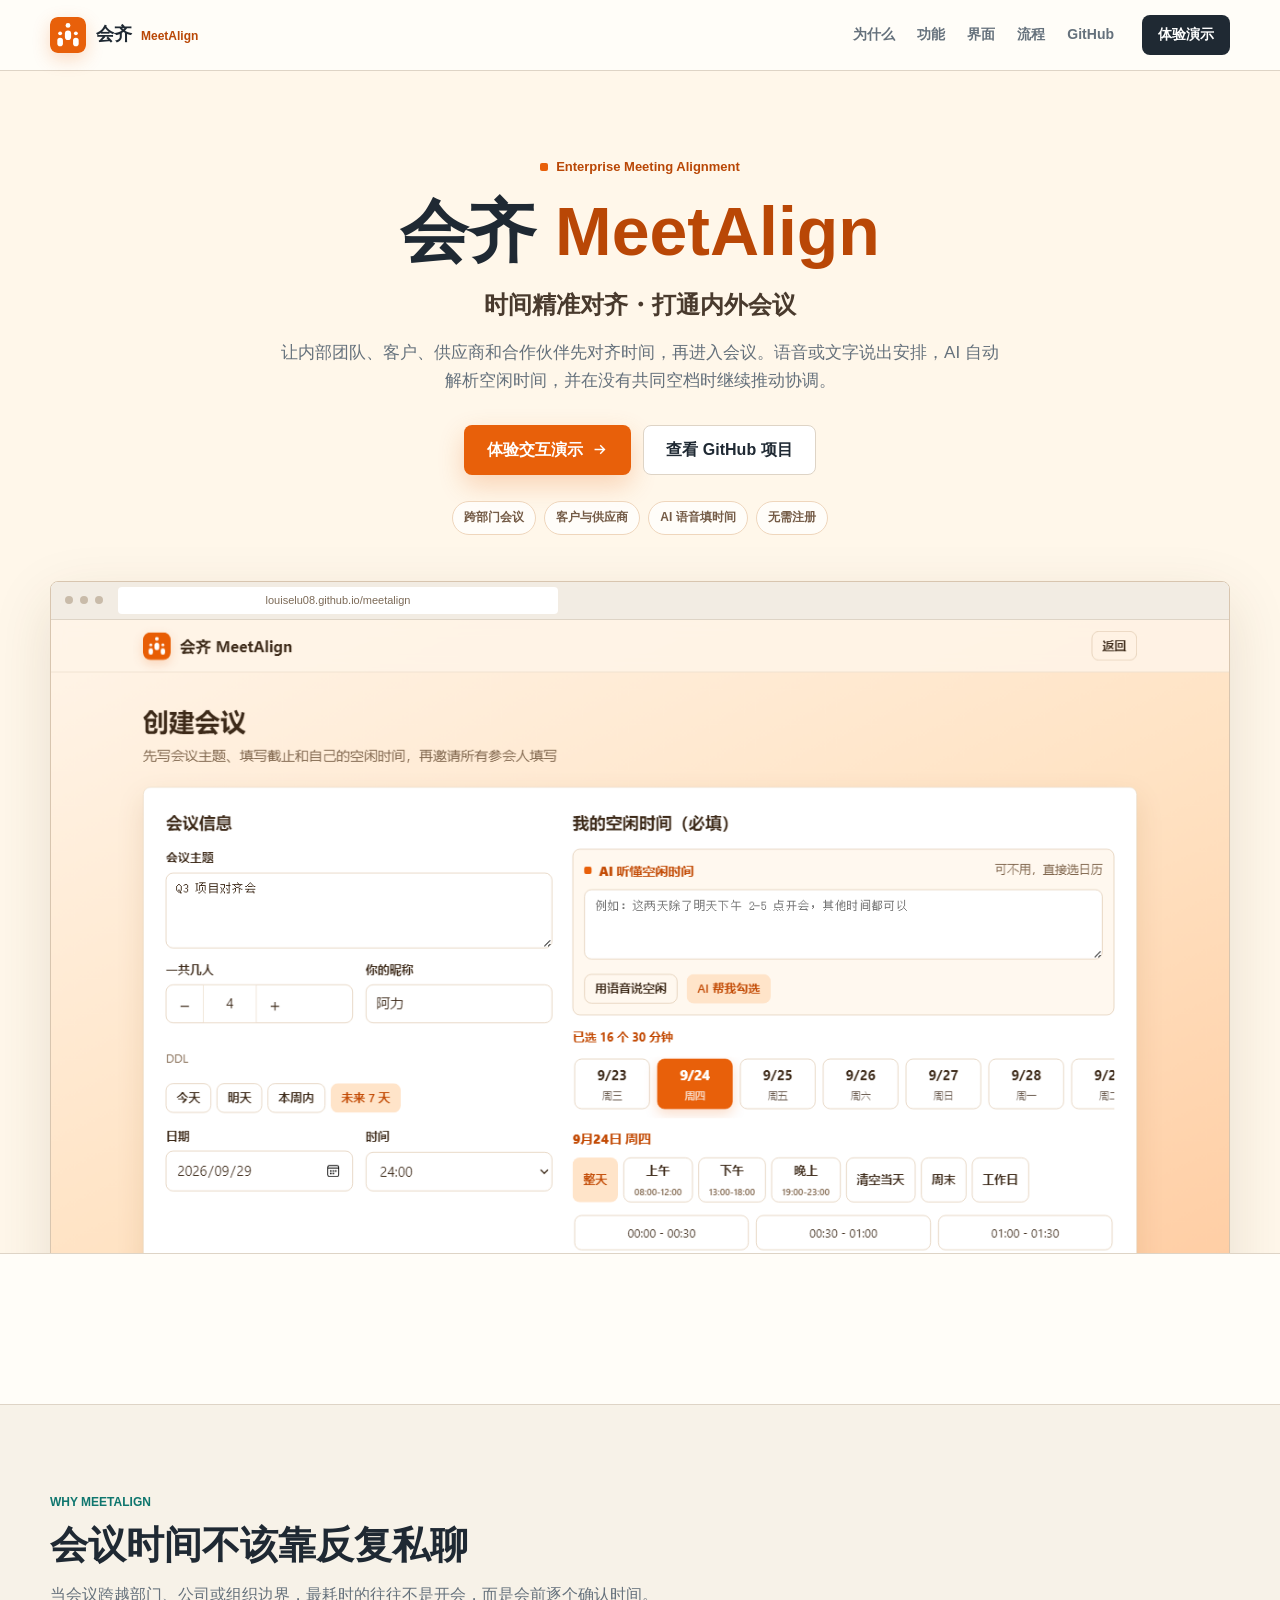
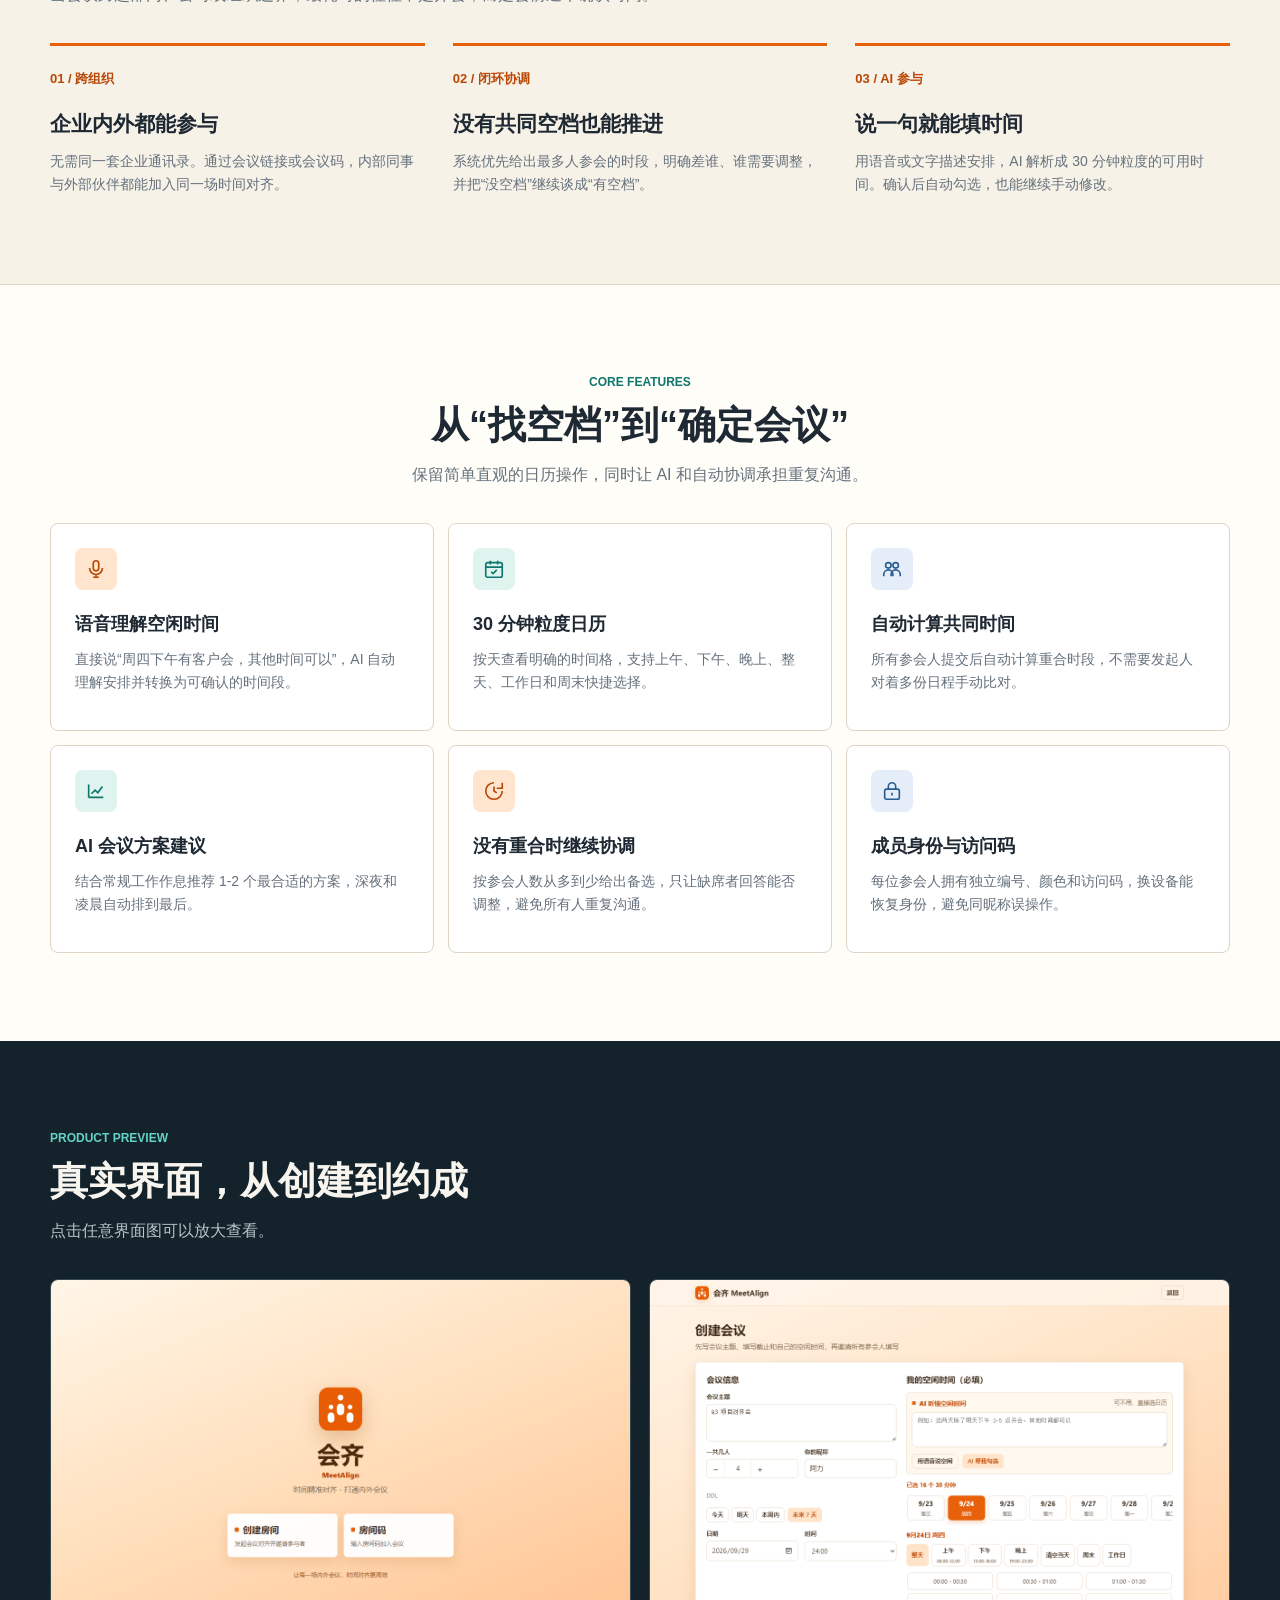
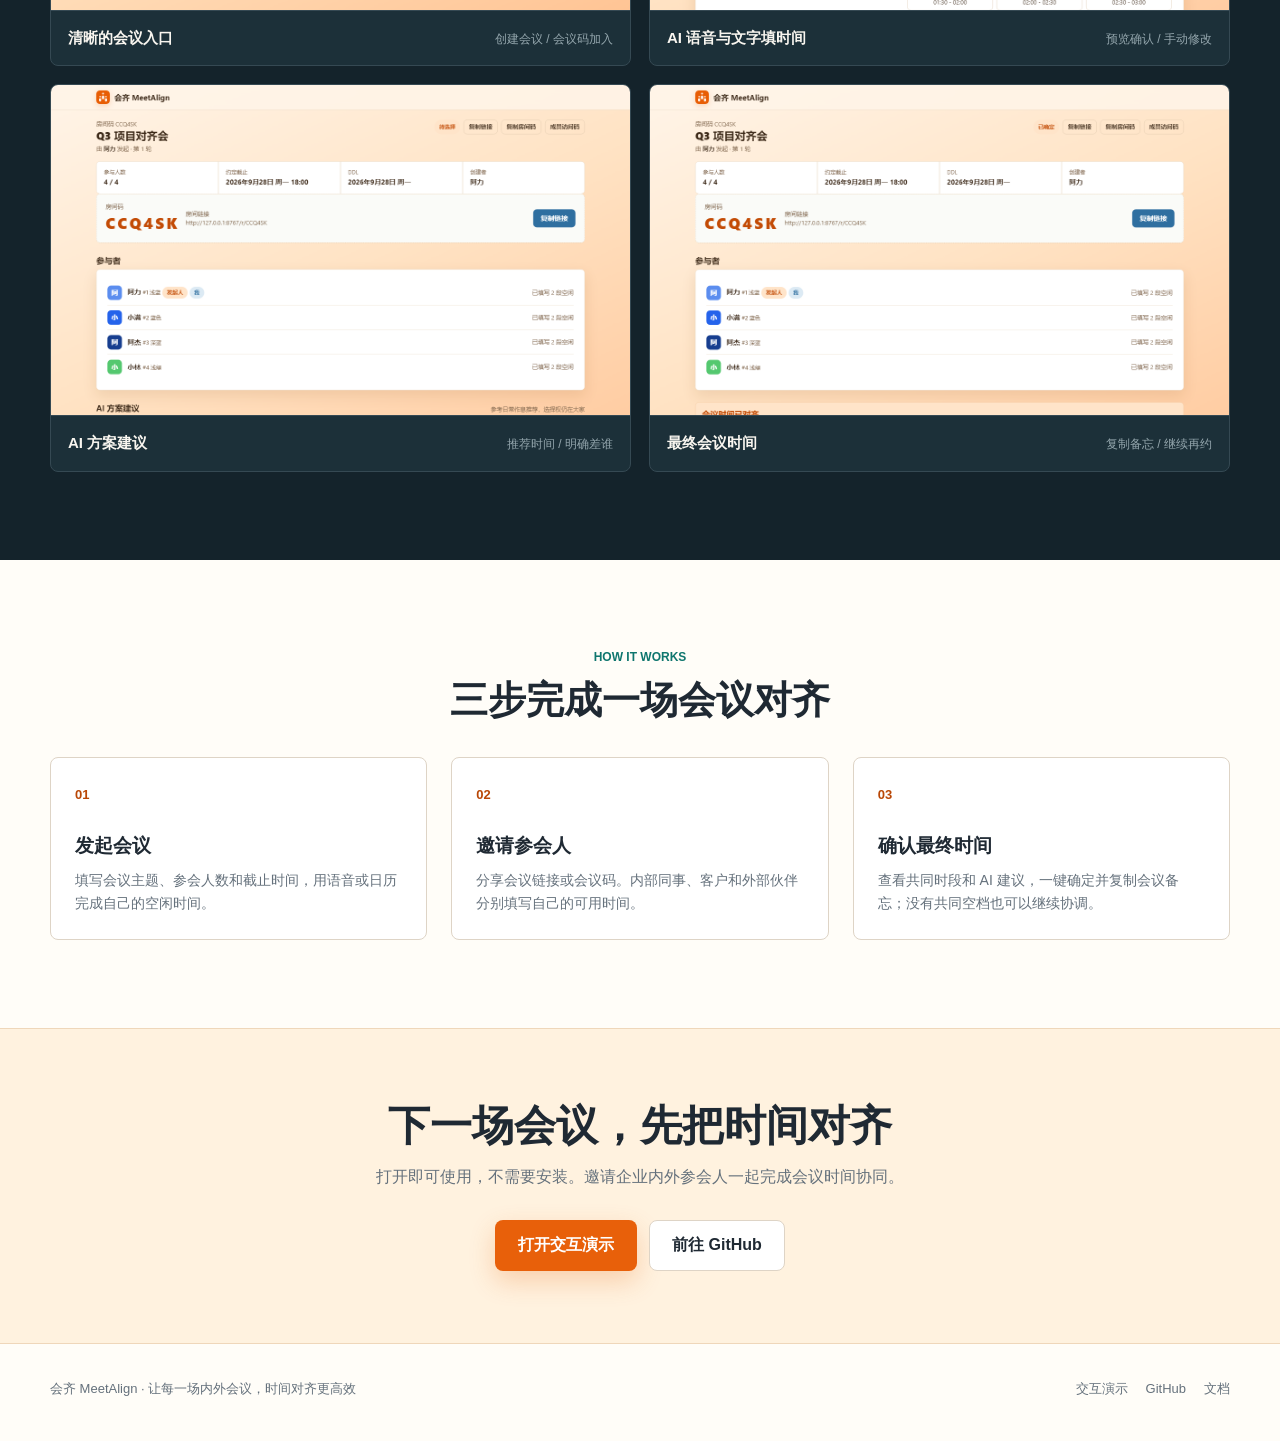
<file: index.html>
<!doctype html>
<html lang="zh-CN">
<head>
  <meta charset="utf-8">
  <meta name="viewport" content="width=device-width, initial-scale=1">
  <meta name="description" content="会齐 MeetAlign，面向企业内外会议的时间对齐工具。用语音或文字填写空闲时间，AI 自动解析、推荐方案并帮助完成协调。">
  <meta name="theme-color" content="#e8600a">
  <title>会齐 MeetAlign · 企业会议时间对齐</title>
  <link rel="icon" href="data:image/svg+xml,%3Csvg xmlns='http://www.w3.org/2000/svg' viewBox='0 0 64 64'%3E%3Crect width='64' height='64' rx='12' fill='%23e8600a'/%3E%3Cg fill='white'%3E%3Ccircle cx='32' cy='15' r='4.3'/%3E%3Crect x='26.5' y='24' width='11' height='17' rx='5.5'/%3E%3Ccircle cx='18' cy='29' r='3.4'/%3E%3Crect x='13' y='37' width='10' height='15' rx='5'/%3E%3Ccircle cx='46' cy='29' r='3.4'/%3E%3Crect x='41' y='37' width='10' height='15' rx='5'/%3E%3C/g%3E%3C/svg%3E">
  <style>
    :root {
      --paper: #fffdf8;
      --canvas: #f7f2e8;
      --ink: #1f2933;
      --muted: #65717c;
      --line: #ded4c6;
      --orange: #e8600a;
      --orange-deep: #b94706;
      --orange-soft: #ffe5ce;
      --teal: #0f766e;
      --teal-soft: #dff4ef;
      --blue-soft: #e5eef8;
      --shadow: 0 20px 60px rgba(78, 51, 24, 0.13);
      --radius: 8px;
    }

    * {
      box-sizing: border-box;
    }

    html {
      scroll-behavior: smooth;
    }

    body {
      margin: 0;
      color: var(--ink);
      background: var(--paper);
      font-family: "Segoe UI", "Microsoft YaHei", "PingFang SC", sans-serif;
      line-height: 1.65;
    }

    a {
      color: inherit;
      text-decoration: none;
    }

    img {
      display: block;
      max-width: 100%;
    }

    button {
      font: inherit;
    }

    .site-header {
      position: sticky;
      top: 0;
      z-index: 40;
      background: rgba(255, 253, 248, 0.94);
      border-bottom: 1px solid var(--line);
      backdrop-filter: blur(12px);
    }

    .header-inner {
      width: min(1180px, calc(100% - 40px));
      min-height: 70px;
      margin: 0 auto;
      display: flex;
      align-items: center;
      gap: 28px;
    }

    .brand {
      display: inline-flex;
      align-items: center;
      gap: 10px;
      font-weight: 800;
      white-space: nowrap;
    }

    .brand-mark {
      width: 36px;
      height: 36px;
      border-radius: 8px;
      box-shadow: 0 6px 18px rgba(232, 96, 10, 0.22);
    }

    .brand-name {
      font-size: 18px;
    }

    .brand-name small {
      margin-left: 4px;
      color: var(--orange-deep);
      font-size: 12px;
      font-weight: 700;
    }

    .nav {
      display: flex;
      align-items: center;
      gap: 22px;
      margin-left: auto;
      color: var(--muted);
      font-size: 14px;
      font-weight: 600;
    }

    .nav a {
      padding: 7px 0;
    }

    .nav a:hover {
      color: var(--orange-deep);
    }

    .header-cta {
      display: inline-flex;
      align-items: center;
      justify-content: center;
      min-height: 40px;
      padding: 8px 16px;
      border-radius: var(--radius);
      background: var(--ink);
      color: #fff;
      font-size: 14px;
      font-weight: 700;
    }

    .header-cta:hover {
      background: #101820;
    }

    .hero {
      background: #fff7ea;
      border-bottom: 1px solid var(--line);
      overflow: hidden;
    }

    .hero-copy {
      width: min(920px, calc(100% - 40px));
      margin: 0 auto;
      padding: 82px 0 46px;
      text-align: center;
    }

    .eyebrow {
      display: inline-flex;
      align-items: center;
      gap: 8px;
      margin: 0 0 18px;
      color: var(--orange-deep);
      font-size: 13px;
      font-weight: 800;
    }

    .eyebrow::before {
      content: "";
      width: 8px;
      height: 8px;
      border-radius: 2px;
      background: var(--orange);
    }

    h1 {
      margin: 0;
      font-size: 68px;
      line-height: 1.05;
      font-weight: 900;
      letter-spacing: 0;
    }

    h1 span {
      display: inline-block;
      color: var(--orange-deep);
    }

    .hero-tagline {
      margin: 18px 0 0;
      font-size: 24px;
      font-weight: 800;
      color: #493a2d;
    }

    .hero-description {
      max-width: 720px;
      margin: 14px auto 0;
      color: var(--muted);
      font-size: 17px;
    }

    .hero-actions {
      display: flex;
      justify-content: center;
      gap: 12px;
      flex-wrap: wrap;
      margin-top: 30px;
    }

    .btn {
      display: inline-flex;
      align-items: center;
      justify-content: center;
      gap: 8px;
      min-height: 48px;
      padding: 11px 22px;
      border: 1px solid transparent;
      border-radius: var(--radius);
      font-weight: 800;
      transition: transform 0.15s ease, background 0.15s ease, border-color 0.15s ease;
    }

    .btn:hover {
      transform: translateY(-2px);
    }

    .btn-primary {
      background: var(--orange);
      color: #fff;
      box-shadow: 0 10px 26px rgba(232, 96, 10, 0.24);
    }

    .btn-primary:hover {
      background: var(--orange-deep);
    }

    .btn-secondary {
      background: #fff;
      border-color: var(--line);
      color: var(--ink);
    }

    .btn-secondary:hover {
      border-color: var(--ink);
    }

    .hero-facts {
      display: flex;
      justify-content: center;
      gap: 8px;
      flex-wrap: wrap;
      margin: 26px 0 0;
      padding: 0;
      list-style: none;
    }

    .hero-facts li {
      padding: 6px 11px;
      border: 1px solid #efd6bc;
      border-radius: 999px;
      background: rgba(255, 255, 255, 0.72);
      color: #745b46;
      font-size: 12px;
      font-weight: 700;
    }

    .hero-shot-wrap {
      width: min(1180px, calc(100% - 40px));
      margin: 0 auto -128px;
      position: relative;
      z-index: 2;
    }

    .hero-shot-frame {
      overflow: hidden;
      border: 1px solid #d8c5af;
      border-radius: var(--radius);
      background: #fff;
      box-shadow: var(--shadow);
    }

    .browser-bar {
      display: flex;
      align-items: center;
      gap: 7px;
      height: 38px;
      padding: 0 14px;
      background: #f2ece3;
      border-bottom: 1px solid #ded4c6;
    }

    .browser-dot {
      width: 8px;
      height: 8px;
      border-radius: 50%;
      background: #c9bba9;
    }

    .browser-address {
      flex: 1;
      max-width: 440px;
      margin-left: 8px;
      padding: 4px 10px;
      border-radius: 4px;
      background: #fff;
      color: #7c6a57;
      font-size: 11px;
      text-align: center;
    }

    .hero-shot {
      width: 100%;
      max-height: 760px;
      object-fit: cover;
      object-position: top;
      cursor: zoom-in;
    }

    .hero-spacer {
      height: 150px;
      background: var(--paper);
    }

    .section {
      padding: 88px 0;
    }

    .section-inner {
      width: min(1180px, calc(100% - 40px));
      margin: 0 auto;
    }

    .section-head {
      max-width: 760px;
      margin-bottom: 34px;
    }

    .section-head.center {
      margin-left: auto;
      margin-right: auto;
      text-align: center;
    }

    .section-kicker {
      margin: 0 0 10px;
      color: var(--teal);
      font-size: 12px;
      font-weight: 900;
    }

    h2 {
      margin: 0;
      font-size: 38px;
      line-height: 1.2;
      letter-spacing: 0;
    }

    .section-lead {
      margin: 14px 0 0;
      color: var(--muted);
      font-size: 16px;
    }

    .value-band {
      background: var(--canvas);
      border-top: 1px solid var(--line);
      border-bottom: 1px solid var(--line);
    }

    .value-grid {
      display: grid;
      grid-template-columns: repeat(3, minmax(0, 1fr));
      gap: 28px;
    }

    .value-item {
      padding-top: 22px;
      border-top: 3px solid var(--orange);
    }

    .value-number {
      display: block;
      margin-bottom: 18px;
      color: var(--orange-deep);
      font-size: 13px;
      font-weight: 900;
    }

    .value-item h3 {
      margin: 0 0 8px;
      font-size: 21px;
    }

    .value-item p {
      margin: 0;
      color: var(--muted);
      font-size: 14px;
    }

    .feature-grid {
      display: grid;
      grid-template-columns: repeat(3, minmax(0, 1fr));
      gap: 14px;
    }

    .feature {
      min-height: 208px;
      padding: 24px;
      border: 1px solid var(--line);
      border-radius: var(--radius);
      background: #fff;
    }

    .feature-icon {
      display: grid;
      place-items: center;
      width: 42px;
      height: 42px;
      margin-bottom: 20px;
      border-radius: 8px;
      background: var(--orange-soft);
      color: var(--orange-deep);
    }

    .feature:nth-child(2n) .feature-icon {
      background: var(--teal-soft);
      color: var(--teal);
    }

    .feature:nth-child(3n) .feature-icon {
      background: var(--blue-soft);
      color: #295d91;
    }

    .feature svg {
      width: 22px;
      height: 22px;
    }

    .feature h3 {
      margin: 0 0 8px;
      font-size: 18px;
    }

    .feature p {
      margin: 0;
      color: var(--muted);
      font-size: 14px;
    }

    .gallery-band {
      background: #14232b;
      color: #f8f5ef;
    }

    .gallery-band .section-kicker {
      color: #65d2c6;
    }

    .gallery-band .section-lead {
      color: #b7c3c8;
    }

    .gallery-grid {
      display: grid;
      grid-template-columns: repeat(2, minmax(0, 1fr));
      gap: 18px;
    }

    .gallery-card {
      overflow: hidden;
      border: 1px solid #354953;
      border-radius: var(--radius);
      background: #1c3039;
    }

    .gallery-card img {
      width: 100%;
      height: 330px;
      object-fit: cover;
      object-position: top;
      cursor: zoom-in;
      transition: transform 0.25s ease;
    }

    .gallery-card:hover img {
      transform: scale(1.012);
    }

    .gallery-caption {
      display: flex;
      align-items: baseline;
      justify-content: space-between;
      gap: 12px;
      padding: 15px 17px;
      border-top: 1px solid #354953;
    }

    .gallery-caption strong {
      font-size: 15px;
    }

    .gallery-caption span {
      color: #94a6ad;
      font-size: 12px;
    }

    .steps {
      display: grid;
      grid-template-columns: repeat(3, minmax(0, 1fr));
      gap: 24px;
      counter-reset: step;
    }

    .step {
      position: relative;
      padding: 26px 24px 24px;
      border: 1px solid var(--line);
      border-radius: var(--radius);
      background: #fff;
    }

    .step::before {
      counter-increment: step;
      content: "0" counter(step);
      display: block;
      margin-bottom: 24px;
      color: var(--orange-deep);
      font-size: 13px;
      font-weight: 900;
    }

    .step h3 {
      margin: 0 0 8px;
      font-size: 19px;
    }

    .step p {
      margin: 0;
      color: var(--muted);
      font-size: 14px;
    }

    .cta-band {
      padding: 72px 0;
      background: #fff2df;
      border-top: 1px solid #efd7ba;
      border-bottom: 1px solid #efd7ba;
    }

    .cta-inner {
      width: min(920px, calc(100% - 40px));
      margin: 0 auto;
      text-align: center;
    }

    .cta-inner h2 {
      font-size: 42px;
    }

    .cta-inner p {
      margin: 12px auto 0;
      color: var(--muted);
    }

    .footer {
      padding: 34px 0 42px;
      background: #fffdf8;
    }

    .footer-inner {
      width: min(1180px, calc(100% - 40px));
      margin: 0 auto;
      display: flex;
      align-items: center;
      justify-content: space-between;
      gap: 20px;
      flex-wrap: wrap;
      color: var(--muted);
      font-size: 13px;
    }

    .footer-links {
      display: flex;
      gap: 18px;
    }

    .footer-links a:hover {
      color: var(--orange-deep);
    }

    .reveal {
      opacity: 0;
      transform: translateY(18px);
      transition: opacity 0.55s ease, transform 0.55s ease;
    }

    .reveal.is-visible {
      opacity: 1;
      transform: translateY(0);
    }

    dialog.lightbox {
      width: min(1180px, calc(100vw - 36px));
      max-height: calc(100vh - 36px);
      padding: 0;
      border: 0;
      border-radius: var(--radius);
      background: #0f171c;
      box-shadow: 0 24px 90px rgba(0, 0, 0, 0.45);
    }

    dialog.lightbox::backdrop {
      background: rgba(10, 15, 18, 0.82);
    }

    .lightbox img {
      width: 100%;
      max-height: calc(100vh - 76px);
      object-fit: contain;
    }

    .lightbox-close {
      position: absolute;
      top: 10px;
      right: 10px;
      width: 38px;
      height: 38px;
      border: 0;
      border-radius: 50%;
      background: rgba(15, 23, 28, 0.82);
      color: #fff;
      font-size: 22px;
      line-height: 1;
      cursor: pointer;
    }

    @media (max-width: 900px) {
      .nav {
        display: none;
      }

      h1 {
        font-size: 54px;
      }

      .hero-tagline {
        font-size: 21px;
      }

      .feature-grid {
        grid-template-columns: repeat(2, minmax(0, 1fr));
      }

      .value-grid,
      .steps {
        grid-template-columns: 1fr;
      }

      .gallery-grid {
        grid-template-columns: 1fr;
      }

      .hero-shot-wrap {
        margin-bottom: -64px;
      }

      .hero-spacer {
        height: 90px;
      }
    }

    @media (max-width: 620px) {
      .header-inner {
        width: min(100% - 24px, 1180px);
        min-height: 61px;
      }

      .brand-name small {
        display: none;
      }

      .header-cta {
        min-height: 36px;
        padding: 6px 12px;
        font-size: 12px;
      }

      .hero-copy {
        width: min(100% - 28px, 920px);
        padding: 58px 0 34px;
      }

      .eyebrow {
        margin-bottom: 14px;
        font-size: 12px;
      }

      h1 {
        font-size: 46px;
      }

      h1 span {
        display: block;
        margin-top: 4px;
        font-size: 31px;
      }

      .hero-tagline {
        font-size: 18px;
      }

      .hero-description {
        font-size: 15px;
      }

      .hero-actions {
        align-items: stretch;
        flex-direction: column;
      }

      .btn {
        width: 100%;
      }

      .hero-shot-wrap,
      .section-inner,
      .footer-inner {
        width: min(100% - 24px, 1180px);
      }

      .browser-address {
        font-size: 9px;
      }

      .section {
        padding: 64px 0;
      }

      h2,
      .cta-inner h2 {
        font-size: 30px;
      }

      .feature-grid {
        grid-template-columns: 1fr;
      }

      .feature {
        min-height: auto;
      }

      .gallery-card img {
        height: 230px;
      }

      .gallery-caption {
        align-items: flex-start;
        flex-direction: column;
        gap: 3px;
      }

      .cta-inner {
        width: min(100% - 28px, 920px);
      }
    }

    @media (prefers-reduced-motion: reduce) {
      html {
        scroll-behavior: auto;
      }

      .btn,
      .gallery-card img,
      .reveal {
        transition: none;
      }
    }
  </style>
</head>
<body>
  <header class="site-header">
    <div class="header-inner">
      <a class="brand" href="#top" aria-label="会齐 MeetAlign 首页">
        <svg class="brand-mark" viewBox="0 0 64 64" aria-hidden="true">
          <rect width="64" height="64" rx="12" fill="#e8600a"/>
          <g fill="#ffffff">
            <circle cx="32" cy="15" r="4.3"/>
            <rect x="26.5" y="24" width="11" height="17" rx="5.5"/>
            <circle cx="18" cy="29" r="3.4"/>
            <rect x="13" y="37" width="10" height="15" rx="5"/>
            <circle cx="46" cy="29" r="3.4"/>
            <rect x="41" y="37" width="10" height="15" rx="5"/>
          </g>
        </svg>
        <span class="brand-name">会齐 <small>MeetAlign</small></span>
      </a>
      <nav class="nav" aria-label="主要导航">
        <a href="#why">为什么</a>
        <a href="#features">功能</a>
        <a href="#preview">界面</a>
        <a href="#workflow">流程</a>
        <a href="https://github.com/LouiseLU08/meetalign" target="_blank" rel="noreferrer">GitHub</a>
      </nav>
      <a class="header-cta" href="demo.html">体验演示</a>
    </div>
  </header>

  <main id="top">
    <section class="hero">
      <div class="hero-copy">
        <p class="eyebrow">Enterprise Meeting Alignment</p>
        <h1>会齐 <span>MeetAlign</span></h1>
        <p class="hero-tagline">时间精准对齐・打通内外会议</p>
        <p class="hero-description">
          让内部团队、客户、供应商和合作伙伴先对齐时间，再进入会议。语音或文字说出安排，AI 自动解析空闲时间，并在没有共同空档时继续推动协调。
        </p>
        <div class="hero-actions">
          <a class="btn btn-primary" href="demo.html">
            体验交互演示
            <svg width="17" height="17" viewBox="0 0 24 24" fill="none" stroke="currentColor" stroke-width="2" aria-hidden="true">
              <path d="M5 12h14M13 6l6 6-6 6"/>
            </svg>
          </a>
          <a class="btn btn-secondary" href="https://github.com/LouiseLU08/meetalign" target="_blank" rel="noreferrer">
            查看 GitHub 项目
          </a>
        </div>
        <ul class="hero-facts" aria-label="产品特点">
          <li>跨部门会议</li>
          <li>客户与供应商</li>
          <li>AI 语音填时间</li>
          <li>无需注册</li>
        </ul>
      </div>
      <div class="hero-shot-wrap reveal">
        <div class="hero-shot-frame">
          <div class="browser-bar" aria-hidden="true">
            <span class="browser-dot"></span>
            <span class="browser-dot"></span>
            <span class="browser-dot"></span>
            <span class="browser-address">louiselu08.github.io/meetalign</span>
          </div>
          <img class="hero-shot" src="docs/screenshots/02-create.png" alt="MeetAlign 创建会议并让 AI 解析空闲时间" data-lightbox>
        </div>
      </div>
    </section>

    <div class="hero-spacer" aria-hidden="true"></div>

    <section class="section value-band" id="why">
      <div class="section-inner">
        <div class="section-head reveal">
          <p class="section-kicker">WHY MEETALIGN</p>
          <h2>会议时间不该靠反复私聊</h2>
          <p class="section-lead">当会议跨越部门、公司或组织边界，最耗时的往往不是开会，而是会前逐个确认时间。</p>
        </div>
        <div class="value-grid">
          <article class="value-item reveal">
            <span class="value-number">01 / 跨组织</span>
            <h3>企业内外都能参与</h3>
            <p>无需同一套企业通讯录。通过会议链接或会议码，内部同事与外部伙伴都能加入同一场时间对齐。</p>
          </article>
          <article class="value-item reveal">
            <span class="value-number">02 / 闭环协调</span>
            <h3>没有共同空档也能推进</h3>
            <p>系统优先给出最多人参会的时段，明确差谁、谁需要调整，并把“没空档”继续谈成“有空档”。</p>
          </article>
          <article class="value-item reveal">
            <span class="value-number">03 / AI 参与</span>
            <h3>说一句就能填时间</h3>
            <p>用语音或文字描述安排，AI 解析成 30 分钟粒度的可用时间。确认后自动勾选，也能继续手动修改。</p>
          </article>
        </div>
      </div>
    </section>

    <section class="section" id="features">
      <div class="section-inner">
        <div class="section-head center reveal">
          <p class="section-kicker">CORE FEATURES</p>
          <h2>从“找空档”到“确定会议”</h2>
          <p class="section-lead">保留简单直观的日历操作，同时让 AI 和自动协调承担重复沟通。</p>
        </div>
        <div class="feature-grid">
          <article class="feature reveal">
            <div class="feature-icon" aria-hidden="true">
              <svg viewBox="0 0 24 24" fill="none" stroke="currentColor" stroke-width="1.8"><path d="M12 3a3 3 0 0 1 3 3v5a3 3 0 0 1-6 0V6a3 3 0 0 1 3-3Z"/><path d="M5 11a7 7 0 0 0 14 0M12 18v3M9 21h6"/></svg>
            </div>
            <h3>语音理解空闲时间</h3>
            <p>直接说“周四下午有客户会，其他时间可以”，AI 自动理解安排并转换为可确认的时间段。</p>
          </article>
          <article class="feature reveal">
            <div class="feature-icon" aria-hidden="true">
              <svg viewBox="0 0 24 24" fill="none" stroke="currentColor" stroke-width="1.8"><rect x="3" y="5" width="18" height="16" rx="2"/><path d="M16 3v4M8 3v4M3 10h18"/><path d="m9 15 2 2 4-4"/></svg>
            </div>
            <h3>30 分钟粒度日历</h3>
            <p>按天查看明确的时间格，支持上午、下午、晚上、整天、工作日和周末快捷选择。</p>
          </article>
          <article class="feature reveal">
            <div class="feature-icon" aria-hidden="true">
              <svg viewBox="0 0 24 24" fill="none" stroke="currentColor" stroke-width="1.8"><circle cx="8" cy="8" r="3"/><circle cx="16" cy="8" r="3"/><path d="M3 20v-2a5 5 0 0 1 10 0v2M11 20v-2a5 5 0 0 1 10 0v2"/></svg>
            </div>
            <h3>自动计算共同时间</h3>
            <p>所有参会人提交后自动计算重合时段，不需要发起人对着多份日程手动比对。</p>
          </article>
          <article class="feature reveal">
            <div class="feature-icon" aria-hidden="true">
              <svg viewBox="0 0 24 24" fill="none" stroke="currentColor" stroke-width="1.8"><path d="M4 19V5M4 19h16"/><path d="m7 15 4-4 3 3 5-7"/></svg>
            </div>
            <h3>AI 会议方案建议</h3>
            <p>结合常规工作作息推荐 1-2 个最合适的方案，深夜和凌晨自动排到最后。</p>
          </article>
          <article class="feature reveal">
            <div class="feature-icon" aria-hidden="true">
              <svg viewBox="0 0 24 24" fill="none" stroke="currentColor" stroke-width="1.8"><path d="M21 12a9 9 0 1 1-9-9"/><path d="M21 3v6h-6"/><path d="M12 7v5l3 2"/></svg>
            </div>
            <h3>没有重合时继续协调</h3>
            <p>按参会人数从多到少给出备选，只让缺席者回答能否调整，避免所有人重复沟通。</p>
          </article>
          <article class="feature reveal">
            <div class="feature-icon" aria-hidden="true">
              <svg viewBox="0 0 24 24" fill="none" stroke="currentColor" stroke-width="1.8"><rect x="4" y="10" width="16" height="11" rx="2"/><path d="M8 10V7a4 4 0 0 1 8 0v3M12 14v3"/></svg>
            </div>
            <h3>成员身份与访问码</h3>
            <p>每位参会人拥有独立编号、颜色和访问码，换设备能恢复身份，避免同昵称误操作。</p>
          </article>
        </div>
      </div>
    </section>

    <section class="section gallery-band" id="preview">
      <div class="section-inner">
        <div class="section-head reveal">
          <p class="section-kicker">PRODUCT PREVIEW</p>
          <h2>真实界面，从创建到约成</h2>
          <p class="section-lead">点击任意界面图可以放大查看。</p>
        </div>
        <div class="gallery-grid">
          <article class="gallery-card reveal">
            <img src="docs/screenshots/01-home.png" alt="MeetAlign 首页" loading="lazy" data-lightbox>
            <div class="gallery-caption">
              <strong>清晰的会议入口</strong>
              <span>创建会议 / 会议码加入</span>
            </div>
          </article>
          <article class="gallery-card reveal">
            <img src="docs/screenshots/02-create.png" alt="MeetAlign 创建会议与 AI 填时间" loading="lazy" data-lightbox>
            <div class="gallery-caption">
              <strong>AI 语音与文字填时间</strong>
              <span>预览确认 / 手动修改</span>
            </div>
          </article>
          <article class="gallery-card reveal">
            <img src="docs/screenshots/03-room-coordination.png" alt="MeetAlign AI 会议方案与成员协调" loading="lazy" data-lightbox>
            <div class="gallery-caption">
              <strong>AI 方案建议</strong>
              <span>推荐时间 / 明确差谁</span>
            </div>
          </article>
          <article class="gallery-card reveal">
            <img src="docs/screenshots/04-final-result.png" alt="MeetAlign 最终会议时间对齐结果" loading="lazy" data-lightbox>
            <div class="gallery-caption">
              <strong>最终会议时间</strong>
              <span>复制备忘 / 继续再约</span>
            </div>
          </article>
        </div>
      </div>
    </section>

    <section class="section" id="workflow">
      <div class="section-inner">
        <div class="section-head center reveal">
          <p class="section-kicker">HOW IT WORKS</p>
          <h2>三步完成一场会议对齐</h2>
        </div>
        <div class="steps">
          <article class="step reveal">
            <h3>发起会议</h3>
            <p>填写会议主题、参会人数和截止时间，用语音或日历完成自己的空闲时间。</p>
          </article>
          <article class="step reveal">
            <h3>邀请参会人</h3>
            <p>分享会议链接或会议码。内部同事、客户和外部伙伴分别填写自己的可用时间。</p>
          </article>
          <article class="step reveal">
            <h3>确认最终时间</h3>
            <p>查看共同时段和 AI 建议，一键确定并复制会议备忘；没有共同空档也可以继续协调。</p>
          </article>
        </div>
      </div>
    </section>

    <section class="cta-band">
      <div class="cta-inner reveal">
        <h2>下一场会议，先把时间对齐</h2>
        <p>打开即可使用，不需要安装。邀请企业内外参会人一起完成会议时间协同。</p>
        <div class="hero-actions">
          <a class="btn btn-primary" href="demo.html">打开交互演示</a>
          <a class="btn btn-secondary" href="https://github.com/LouiseLU08/meetalign" target="_blank" rel="noreferrer">前往 GitHub</a>
        </div>
      </div>
    </section>
  </main>

  <footer class="footer">
    <div class="footer-inner">
      <span>会齐 MeetAlign · 让每一场内外会议，时间对齐更高效</span>
      <div class="footer-links">
        <a href="demo.html">交互演示</a>
        <a href="https://github.com/LouiseLU08/meetalign" target="_blank" rel="noreferrer">GitHub</a>
        <a href="https://github.com/LouiseLU08/meetalign#readme" target="_blank" rel="noreferrer">文档</a>
      </div>
    </div>
  </footer>

  <dialog class="lightbox" id="lightbox">
    <button class="lightbox-close" type="button" aria-label="关闭图片">×</button>
    <img id="lightbox-image" alt="MeetAlign 界面大图">
  </dialog>

  <script>
    const lightbox = document.getElementById("lightbox");
    const lightboxImage = document.getElementById("lightbox-image");
    document.querySelectorAll("[data-lightbox]").forEach((image) => {
      image.addEventListener("click", () => {
        lightboxImage.src = image.src;
        lightboxImage.alt = image.alt;
        lightbox.showModal();
      });
    });
    lightbox.querySelector(".lightbox-close").addEventListener("click", () => lightbox.close());
    lightbox.addEventListener("click", (event) => {
      if (event.target === lightbox) lightbox.close();
    });

    const observer = new IntersectionObserver((entries) => {
      entries.forEach((entry) => {
        if (entry.isIntersecting) {
          entry.target.classList.add("is-visible");
          observer.unobserve(entry.target);
        }
      });
    }, { threshold: 0.12 });
    document.querySelectorAll(".reveal").forEach((element) => observer.observe(element));
  </script>
</body>
</html>
</file>
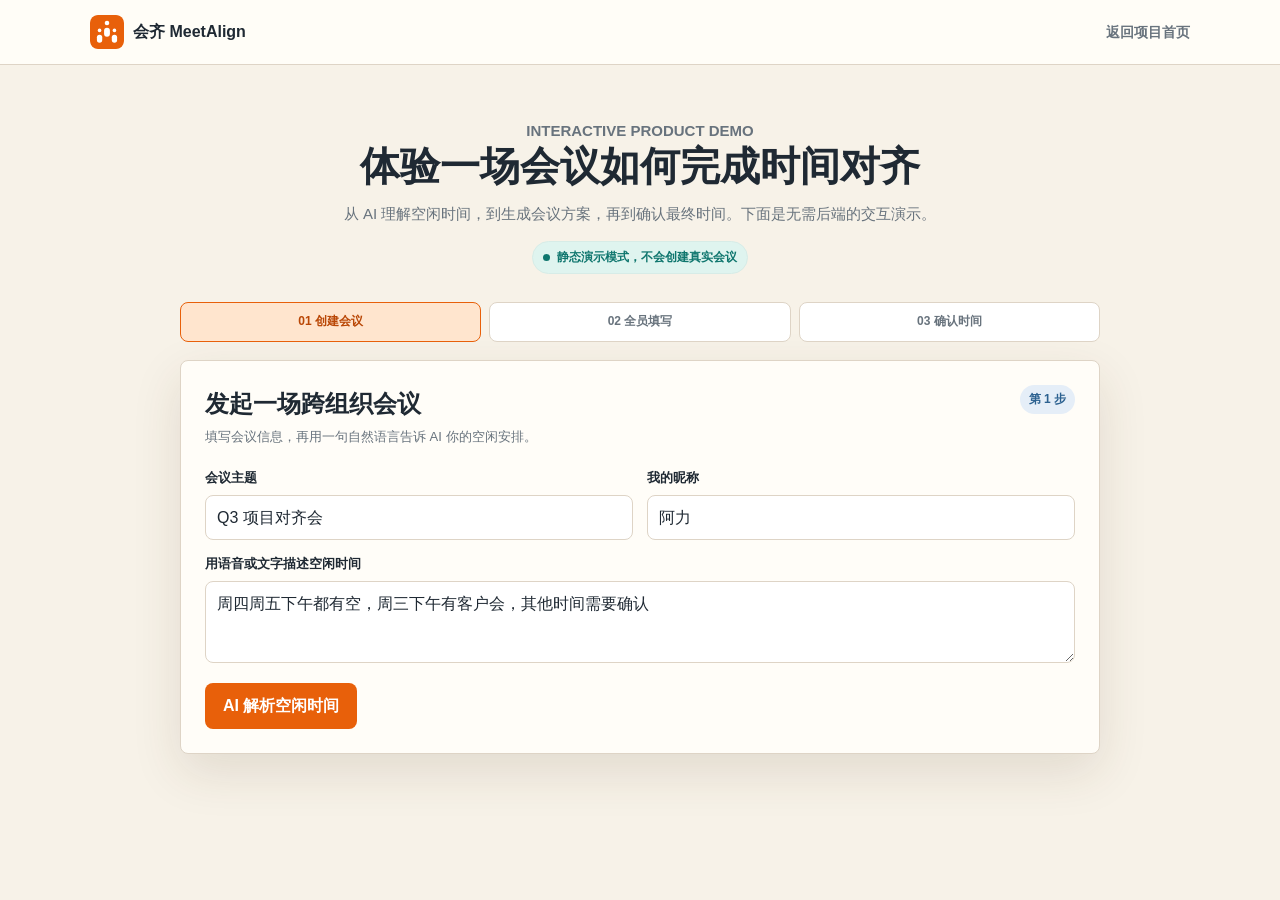
<file: demo.html>
<!doctype html>
<html lang="zh-CN">
<head>
  <meta charset="utf-8">
  <meta name="viewport" content="width=device-width, initial-scale=1">
  <meta name="description" content="会齐 MeetAlign 静态交互演示：体验 AI 解析会议空闲时间、生成方案和确认最终时间。">
  <title>会齐 MeetAlign · 交互演示</title>
  <link rel="icon" href="data:image/svg+xml,%3Csvg xmlns='http://www.w3.org/2000/svg' viewBox='0 0 64 64'%3E%3Crect width='64' height='64' rx='12' fill='%23e8600a'/%3E%3Cg fill='white'%3E%3Ccircle cx='32' cy='15' r='4.3'/%3E%3Crect x='26.5' y='24' width='11' height='17' rx='5.5'/%3E%3Ccircle cx='18' cy='29' r='3.4'/%3E%3Crect x='13' y='37' width='10' height='15' rx='5'/%3E%3Ccircle cx='46' cy='29' r='3.4'/%3E%3Crect x='41' y='37' width='10' height='15' rx='5'/%3E%3C/g%3E%3C/svg%3E">
  <style>
    :root {
      --paper: #fffdf8;
      --canvas: #f7f2e8;
      --ink: #1f2933;
      --muted: #68737d;
      --line: #ded4c6;
      --orange: #e8600a;
      --orange-deep: #b94706;
      --orange-soft: #ffe5ce;
      --teal: #0f766e;
      --teal-soft: #dff4ef;
      --blue-soft: #e5eef8;
      --danger: #a33d34;
      --radius: 8px;
      --shadow: 0 18px 50px rgba(78, 51, 24, 0.12);
    }

    * {
      box-sizing: border-box;
    }

    body {
      margin: 0;
      color: var(--ink);
      background: var(--canvas);
      font-family: "Segoe UI", "Microsoft YaHei", "PingFang SC", sans-serif;
      line-height: 1.6;
    }

    button,
    input,
    textarea {
      font: inherit;
    }

    a {
      color: inherit;
      text-decoration: none;
    }

    .header {
      position: sticky;
      top: 0;
      z-index: 20;
      background: rgba(255, 253, 248, 0.95);
      border-bottom: 1px solid var(--line);
      backdrop-filter: blur(10px);
    }

    .header-inner {
      width: min(1100px, calc(100% - 32px));
      min-height: 64px;
      margin: 0 auto;
      display: flex;
      align-items: center;
      justify-content: space-between;
      gap: 16px;
    }

    .brand {
      display: inline-flex;
      align-items: center;
      gap: 9px;
      font-weight: 800;
    }

    .brand svg {
      width: 34px;
      height: 34px;
      border-radius: 8px;
    }

    .back-link {
      color: var(--muted);
      font-size: 14px;
      font-weight: 700;
    }

    .back-link:hover {
      color: var(--orange-deep);
    }

    .page {
      width: min(920px, calc(100% - 32px));
      margin: 0 auto;
      padding: 42px 0 70px;
    }

    .intro {
      text-align: center;
      margin-bottom: 28px;
    }

    .eyebrow {
      margin: 0 0 10px;
      color: var(--orange-deep);
      font-size: 12px;
      font-weight: 900;
    }

    h1 {
      margin: 0;
      font-size: 40px;
      line-height: 1.18;
    }

    .intro p {
      max-width: 680px;
      margin: 12px auto 0;
      color: var(--muted);
      font-size: 15px;
    }

    .demo-badge {
      display: inline-flex;
      align-items: center;
      gap: 7px;
      margin-top: 15px;
      padding: 6px 10px;
      border: 1px solid #d7ece7;
      border-radius: 999px;
      background: var(--teal-soft);
      color: var(--teal);
      font-size: 12px;
      font-weight: 800;
    }

    .demo-badge::before {
      content: "";
      width: 7px;
      height: 7px;
      border-radius: 50%;
      background: var(--teal);
    }

    .stepper {
      display: grid;
      grid-template-columns: repeat(3, 1fr);
      gap: 8px;
      margin-bottom: 18px;
    }

    .step-pill {
      padding: 9px 10px;
      border: 1px solid var(--line);
      border-radius: var(--radius);
      background: #fff;
      color: var(--muted);
      font-size: 12px;
      font-weight: 800;
      text-align: center;
    }

    .step-pill.active {
      border-color: var(--orange);
      background: var(--orange-soft);
      color: var(--orange-deep);
    }

    .panel {
      display: none;
      padding: 24px;
      border: 1px solid var(--line);
      border-radius: var(--radius);
      background: var(--paper);
      box-shadow: var(--shadow);
    }

    .panel.active {
      display: block;
    }

    .panel-head {
      display: flex;
      align-items: flex-start;
      justify-content: space-between;
      gap: 18px;
      margin-bottom: 20px;
    }

    .panel-head h2 {
      margin: 0 0 4px;
      font-size: 24px;
    }

    .panel-head p {
      margin: 0;
      color: var(--muted);
      font-size: 13px;
    }

    .chip {
      flex: 0 0 auto;
      padding: 5px 9px;
      border-radius: 999px;
      background: var(--blue-soft);
      color: #2c6190;
      font-size: 12px;
      font-weight: 800;
    }

    .form-grid {
      display: grid;
      grid-template-columns: repeat(2, minmax(0, 1fr));
      gap: 14px;
    }

    .field {
      display: grid;
      gap: 6px;
    }

    .field.full {
      grid-column: 1 / -1;
    }

    .field label {
      font-size: 13px;
      font-weight: 700;
    }

    .field input,
    .field textarea {
      width: 100%;
      min-height: 43px;
      padding: 9px 11px;
      border: 1px solid var(--line);
      border-radius: var(--radius);
      background: #fff;
      color: var(--ink);
      outline: none;
    }

    .field textarea {
      min-height: 82px;
      resize: vertical;
    }

    .field input:focus,
    .field textarea:focus {
      border-color: var(--orange);
      box-shadow: 0 0 0 3px rgba(232, 96, 10, 0.13);
    }

    .actions {
      display: flex;
      gap: 10px;
      flex-wrap: wrap;
      margin-top: 20px;
    }

    .btn {
      min-height: 42px;
      padding: 9px 17px;
      border: 1px solid transparent;
      border-radius: var(--radius);
      cursor: pointer;
      font-weight: 800;
    }

    .btn-primary {
      background: var(--orange);
      color: #fff;
    }

    .btn-primary:hover {
      background: var(--orange-deep);
    }

    .btn-secondary {
      border-color: var(--line);
      background: #fff;
      color: var(--ink);
    }

    .btn-secondary:hover {
      border-color: var(--ink);
    }

    .ai-panel {
      margin-top: 16px;
      padding: 14px;
      border: 1px solid #efd3b6;
      border-radius: var(--radius);
      background: #fff8ef;
    }

    .ai-panel.hidden {
      display: none;
    }

    .ai-title {
      margin: 0 0 5px;
      color: var(--orange-deep);
      font-size: 13px;
      font-weight: 900;
    }

    .ai-note {
      margin: 0 0 10px;
      color: var(--muted);
      font-size: 13px;
    }

    .slot-row {
      display: flex;
      gap: 7px;
      flex-wrap: wrap;
    }

    .slot-chip {
      padding: 6px 9px;
      border-radius: var(--radius);
      background: var(--blue-soft);
      color: #2c6190;
      font-size: 12px;
      font-weight: 800;
    }

    .room-meta {
      display: grid;
      grid-template-columns: repeat(3, minmax(0, 1fr));
      gap: 1px;
      overflow: hidden;
      margin-bottom: 18px;
      border: 1px solid var(--line);
      border-radius: var(--radius);
      background: var(--line);
    }

    .room-meta div {
      padding: 12px;
      background: #fff;
    }

    .room-meta span {
      display: block;
      color: var(--muted);
      font-size: 11px;
    }

    .room-meta strong {
      display: block;
      margin-top: 2px;
      font-size: 14px;
    }

    .participants {
      border-top: 1px solid var(--line);
    }

    .participant {
      display: flex;
      align-items: center;
      gap: 11px;
      padding: 11px 0;
      border-bottom: 1px solid var(--line);
    }

    .avatar {
      display: grid;
      place-items: center;
      width: 34px;
      height: 34px;
      border-radius: 8px;
      color: #fff;
      font-size: 13px;
      font-weight: 900;
    }

    .p1 { background: #2563eb; }
    .p2 { background: #16a34a; }
    .p3 { background: #ea580c; }
    .p4 { background: #7c3aed; }

    .participant strong {
      display: block;
      font-size: 14px;
    }

    .participant small {
      color: var(--muted);
      font-size: 12px;
    }

    .participant-status {
      margin-left: auto;
      color: var(--teal);
      font-size: 12px;
      font-weight: 800;
    }

    .plan-card {
      display: flex;
      align-items: center;
      gap: 14px;
      margin-bottom: 10px;
      padding: 15px;
      border: 1px solid var(--line);
      border-radius: var(--radius);
      background: #fff;
    }

    .plan-card:hover {
      border-color: var(--orange);
    }

    .plan-date {
      min-width: 170px;
    }

    .plan-date span {
      display: block;
      color: var(--muted);
      font-size: 12px;
    }

    .plan-date strong {
      display: block;
      font-size: 19px;
    }

    .plan-reason {
      flex: 1;
      color: var(--muted);
      font-size: 13px;
    }

    .final {
      padding: 20px;
      border: 1px solid #efd3b6;
      border-radius: var(--radius);
      background: #fff7eb;
      text-align: center;
    }

    .final h3 {
      margin: 0 0 12px;
      color: var(--orange-deep);
      font-size: 18px;
    }

    .memo {
      max-width: 660px;
      margin: 0 auto;
      font-size: 18px;
      font-weight: 800;
      line-height: 1.6;
    }

    .toast {
      position: fixed;
      left: 50%;
      bottom: 24px;
      z-index: 30;
      transform: translate(-50%, 16px);
      opacity: 0;
      pointer-events: none;
      padding: 10px 16px;
      border-radius: var(--radius);
      background: var(--ink);
      color: #fff;
      font-size: 13px;
      transition: opacity 0.2s ease, transform 0.2s ease;
    }

    .toast.show {
      opacity: 1;
      transform: translate(-50%, 0);
    }

    @media (max-width: 680px) {
      .page {
        width: min(100% - 22px, 920px);
        padding-top: 30px;
      }

      h1 {
        font-size: 32px;
      }

      .panel {
        padding: 17px 14px;
      }

      .panel-head {
        flex-direction: column;
        gap: 8px;
      }

      .form-grid,
      .room-meta {
        grid-template-columns: 1fr;
      }

      .plan-card {
        align-items: flex-start;
        flex-direction: column;
      }

      .plan-date {
        min-width: 0;
      }

      .memo {
        font-size: 16px;
      }
    }
  </style>
</head>
<body>
  <header class="header">
    <div class="header-inner">
      <a class="brand" href="index.html" aria-label="返回 MeetAlign 首页">
        <svg viewBox="0 0 64 64" aria-hidden="true">
          <rect width="64" height="64" rx="12" fill="#e8600a"/>
          <g fill="#ffffff">
            <circle cx="32" cy="15" r="4.3"/>
            <rect x="26.5" y="24" width="11" height="17" rx="5.5"/>
            <circle cx="18" cy="29" r="3.4"/>
            <rect x="13" y="37" width="10" height="15" rx="5"/>
            <circle cx="46" cy="29" r="3.4"/>
            <rect x="41" y="37" width="10" height="15" rx="5"/>
          </g>
        </svg>
        <span>会齐 MeetAlign</span>
      </a>
      <a class="back-link" href="index.html">返回项目首页</a>
    </div>
  </header>

  <main class="page">
    <div class="intro">
      <p class="eyebrow">INTERACTIVE PRODUCT DEMO</p>
      <h1>体验一场会议如何完成时间对齐</h1>
      <p>从 AI 理解空闲时间，到生成会议方案，再到确认最终时间。下面是无需后端的交互演示。</p>
      <div class="demo-badge">静态演示模式，不会创建真实会议</div>
    </div>

    <div class="stepper" aria-label="演示步骤">
      <div class="step-pill active" data-step-label="1">01 创建会议</div>
      <div class="step-pill" data-step-label="2">02 全员填写</div>
      <div class="step-pill" data-step-label="3">03 确认时间</div>
    </div>

    <section class="panel active" data-panel="1">
      <div class="panel-head">
        <div>
          <h2>发起一场跨组织会议</h2>
          <p>填写会议信息，再用一句自然语言告诉 AI 你的空闲安排。</p>
        </div>
        <span class="chip">第 1 步</span>
      </div>
      <div class="form-grid">
        <div class="field">
          <label for="topic">会议主题</label>
          <input id="topic" value="Q3 项目对齐会">
        </div>
        <div class="field">
          <label for="nickname">我的昵称</label>
          <input id="nickname" value="阿力">
        </div>
        <div class="field full">
          <label for="ai-text">用语音或文字描述空闲时间</label>
          <textarea id="ai-text">周四周五下午都有空，周三下午有客户会，其他时间需要确认</textarea>
        </div>
      </div>
      <div class="actions">
        <button class="btn btn-primary" id="parse-ai" type="button">AI 解析空闲时间</button>
      </div>
      <div class="ai-panel hidden" id="ai-result">
        <p class="ai-title">AI 解析结果</p>
        <p class="ai-note">AI 理解：周四、周五下午 14:00-18:00 可参会，周三客户会已排除。</p>
        <div class="slot-row">
          <span class="slot-chip">周四 14:00-18:00</span>
          <span class="slot-chip">周五 14:00-18:00</span>
        </div>
        <div class="actions">
          <button class="btn btn-primary" id="confirm-ai" type="button">确认并继续</button>
          <button class="btn btn-secondary" id="reset-ai" type="button">重新描述</button>
        </div>
      </div>
    </section>

    <section class="panel" data-panel="2">
      <div class="panel-head">
        <div>
          <h2>邀请所有参会人对齐时间</h2>
          <p>无论同事、客户还是供应商，都通过同一个会议入口填写。</p>
        </div>
        <span class="chip">第 2 步</span>
      </div>
      <div class="room-meta">
        <div><span>会议主题</span><strong>Q3 项目对齐会</strong></div>
        <div><span>参会人数</span><strong>4 人</strong></div>
        <div><span>填写状态</span><strong>4 / 4 已填写</strong></div>
      </div>
      <div class="participants">
        <div class="participant">
          <span class="avatar p1">阿</span>
          <div><strong>阿力 · #1</strong><small>周四、周五 14:00-18:00</small></div>
          <span class="participant-status">已填写</span>
        </div>
        <div class="participant">
          <span class="avatar p2">满</span>
          <div><strong>小满 · #2</strong><small>周四、周五 13:00-17:00</small></div>
          <span class="participant-status">已填写</span>
        </div>
        <div class="participant">
          <span class="avatar p3">杰</span>
          <div><strong>阿杰 · #3</strong><small>周四、周五 14:00-18:00</small></div>
          <span class="participant-status">已填写</span>
        </div>
        <div class="participant">
          <span class="avatar p4">林</span>
          <div><strong>小林 · #4</strong><small>周四、周五 14:00-16:30</small></div>
          <span class="participant-status">已填写</span>
        </div>
      </div>
      <div class="actions">
        <button class="btn btn-primary" id="generate-plans" type="button">生成 AI 会议方案</button>
      </div>
    </section>

    <section class="panel" data-panel="3">
      <div class="panel-head">
        <div>
          <h2>选择一个最终会议时间</h2>
          <p>AI 优先推荐工作日下午，深夜和凌晨会自动排到最后。</p>
        </div>
        <span class="chip">第 3 步</span>
      </div>
      <button class="plan-card" type="button" data-date="9月24日 周四" data-time="14:00 - 16:30">
        <div class="plan-date"><span>方案一</span><strong>14:00 - 16:30</strong></div>
        <div class="plan-reason">9月24日周四下午，所有参会人均可参加，处于正常工作时段。</div>
        <span class="chip">推荐</span>
      </button>
      <button class="plan-card" type="button" data-date="9月25日 周五" data-time="14:00 - 16:30">
        <div class="plan-date"><span>方案二</span><strong>14:00 - 16:30</strong></div>
        <div class="plan-reason">9月25日周五下午，全员可参加，适合作为最终确认前的备选。</div>
        <span class="chip">备选</span>
      </button>
      <div class="final hidden" id="final-result">
        <h3>会议时间已对齐</h3>
        <p class="memo" id="memo"></p>
        <div class="actions" style="justify-content:center">
          <button class="btn btn-primary" id="copy-memo" type="button">复制会议备忘</button>
          <a class="btn btn-secondary" href="demo.html">重新体验</a>
        </div>
      </div>
    </section>
  </main>

  <div class="toast" id="toast">已复制会议备忘</div>

  <script>
    const panels = [...document.querySelectorAll("[data-panel]")];
    const labels = [...document.querySelectorAll("[data-step-label]")];
    const aiResult = document.getElementById("ai-result");
    const finalResult = document.getElementById("final-result");
    const toast = document.getElementById("toast");

    function showPanel(step) {
      panels.forEach((panel) => panel.classList.toggle("active", panel.dataset.panel === String(step)));
      labels.forEach((label) => label.classList.toggle("active", label.dataset.stepLabel === String(step)));
      window.scrollTo({ top: 0, behavior: "smooth" });
    }

    document.getElementById("parse-ai").addEventListener("click", () => {
      aiResult.classList.remove("hidden");
      aiResult.scrollIntoView({ behavior: "smooth", block: "center" });
    });

    document.getElementById("reset-ai").addEventListener("click", () => {
      aiResult.classList.add("hidden");
      document.getElementById("ai-text").focus();
    });

    document.getElementById("confirm-ai").addEventListener("click", () => showPanel(2));
    document.getElementById("generate-plans").addEventListener("click", () => showPanel(3));

    document.querySelectorAll(".plan-card").forEach((card) => {
      card.addEventListener("click", () => {
        const memo = `【会齐 MeetAlign】Q3 项目对齐会：我们四个 ${card.dataset.date} ${card.dataset.time} 开会吧！`;
        document.getElementById("memo").textContent = memo;
        finalResult.classList.remove("hidden");
        finalResult.scrollIntoView({ behavior: "smooth", block: "center" });
      });
    });

    document.getElementById("copy-memo").addEventListener("click", async () => {
      const text = document.getElementById("memo").textContent;
      try {
        await navigator.clipboard.writeText(text);
      } catch (_) {
        const area = document.createElement("textarea");
        area.value = text;
        document.body.appendChild(area);
        area.select();
        document.execCommand("copy");
        area.remove();
      }
      toast.classList.add("show");
      window.setTimeout(() => toast.classList.remove("show"), 1800);
    });
  </script>
</body>
</html>
</file>
